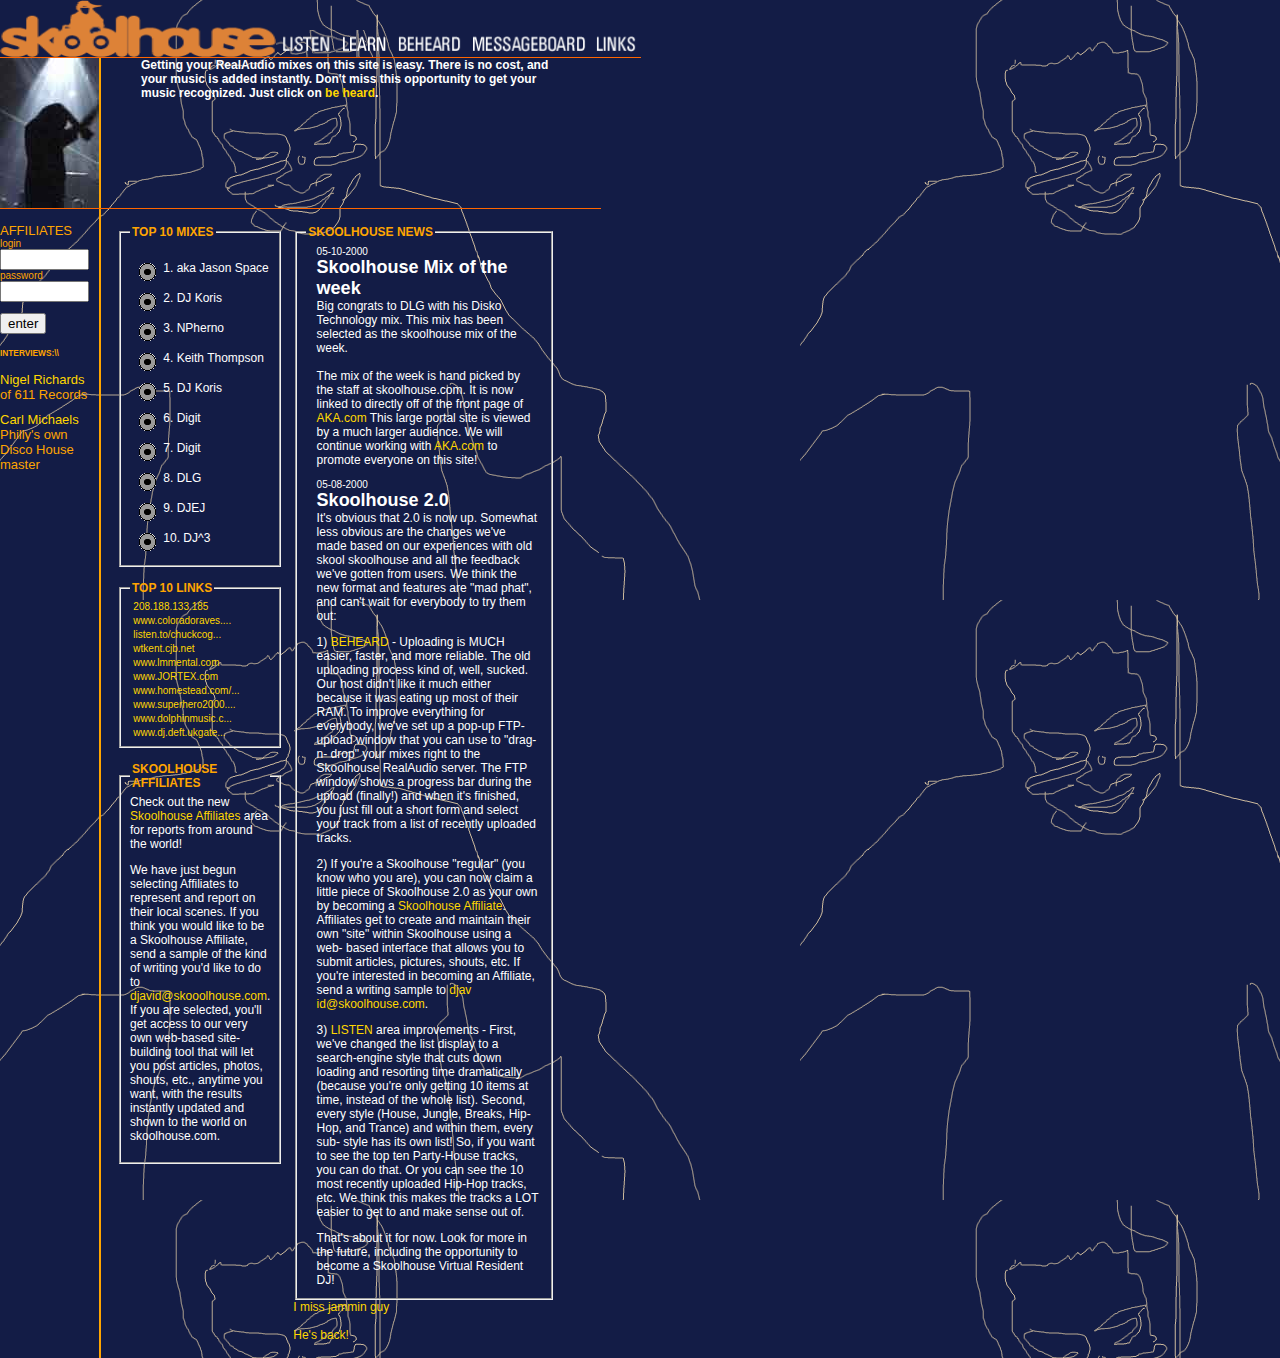
<file: index.html>
<title>s k o o l h o u s e</title>
  <link href="./files/skool.css" rel="styleSheet" type="text/css">
<script language="JavaScript">
<!--
function MM_openBrWindow(theURL,winName,features) { //v2.0
  window.open(theURL,winName,features);
}
//-->
</script></head>


<body background="./files/bkgnd.gif" bgcolor="#3333CC" text="white" marginwidth="0" marginheight="0" topmargin="0" leftmargin="0">  
<!-- Begin top navigation include-->

<!--#include file="includes/topnav.txt"-->

<div id="topnav">
<table cellpadding="0" cellspacing="0" border="0">



<tbody><tr>
<td align="left" valign="top"><a href="http://web.archive.org/web/20000511051451/http://www.skoolhouse.com/">
 <img src="./files/nav_logo.gif" width="276" height="57" hspace="0" vspace="0" border="0"></a></td>
<td align="left" valign="bottom"><a href="http://web.archive.org/web/20000511051451/http://www.skoolhouse.com/listen/">
 <img src="./files/nav_listen.gif" width="60" height="27" hspace="0" vspace="0" border="0"></a></td>
<td align="left" valign="bottom"><a href="http://web.archive.org/web/20000511051451/http://www.skoolhouse.com/learn/">
 <img src="./files/nav_learn.gif" width="55" height="27" hspace="0" vspace="0" border="0"></a></td>
<td align="left" valign="bottom"><a href="http://web.archive.org/web/20000511051451/http://www.skoolhouse.com/beheard/">
 <img src="./files/nav_beheard.gif" width="75" height="27" hspace="0" vspace="0" border="0"></a></td>
<td align="left" valign="bottom"><a href="http://web.archive.org/web/20000511051451/http://www.skoolhouse.com/private-cgi-bin/ubb//forumdisplay.cgi?action=topics&amp;forum=Shouts!&amp;number=1" target="_blank">
 <img src="./files/nav_messageboard.gif" width="125" height="27" hspace="0" vspace="0" border="0"></a></td>
      <td align="left" valign="bottom"> <a href="http://web.archive.org/web/20000511051451/http://www.skoolhouse.com/links/"><img src="./files/nav_links.gif" width="50" height="27" hspace="0" vspace="0" border="0"></a></td>
</tr>
<tr>
<td align="left" valign="top" bgcolor="#ff6600" colspan="6">
 <img src="./files/u_spacer.gif" width="1" height="1" hspace="0" vspace="0" border="0"></td>
</tr>
</tbody></table>
</div>

<div id="content">
	<table cellpadding="0" cellspacing="0" border="0">
	<tbody><tr>
	<td align="left" valign="top">
	 <img src="./files/u_spacer.gif" width="0" height="0" hspace="0" vspace="0" border="0"></td>
	<td align="left" valign="top" rowspan="3">
 	<img src="./files/u_spacer.gif" width="0" height="0" hspace="0" vspace="0" border="0"></td>
	<td align="left" valign="top" rowspan="3" bgcolor="orange">
 	<img src="./files/u_spacer.gif" width="0" height="0" hspace="0" vspace="0" border="0"></td>
	<td align="left" valign="top" height="150" rowspan="3" width="500">
		
 		<!--Top Menu Area-->


  <p>


	</p><blockquote><h4>   
      <p>Getting your RealAudio mixes on this site is easy. There is no cost, and your 
        music is added instantly. Don't miss this opportunity to get your music 
        recognized. Just click on <a href="http://web.archive.org/web/20000511051451/http://www.skoolhouse.com/beheard/">be 
        heard</a>.<br>
		</p></h4></blockquote>


 		</td>
		</tr>
		<tr>
		<td width="99" height="150" align="right" valign="bottom"><img src="./files/dance2.jpg"></td>
		</tr>
		
		
		<tr>
		<td colspan="4" align="left" valign="top" bgcolor="FF6600"><img src="./files/u_spacer.gif" width="70" height="1" hspace="0" vspace="0" border="0"></td>
		</tr>
		<tr>
		<td align="left" cellpadding="0" valign="top" colspan="2" width="70"><br>
		<form action="http://web.archive.org/web/20000511051451/http://www.skoolhouse.com/affwork/procafflog.cfm" method="post">
		<font size="2" color="orange">
		AFFILIATES<br>
		<font size="1">
		login<br>
		<input type="text" size="8" maxlength="50" name="Login"><br>
		password<br>
		<input type="password" size="8" maxlength="50" name="Password"><br><br>
		
		
		<input type="submit" value="enter">
	<br>

		<h5>INTERVIEWS:\\</h5>
		<font size="2">
		<a href="http://web.archive.org/web/20000511051451/http://www.skoolhouse.com/interview/nigel.htm">Nigel Richards</a><br>
		of 611 Records<br></font><p><font size="2">
		<a href="http://web.archive.org/web/20000511051451/http://www.skoolhouse.com/interview/carlmichaels.htm">Carl Michaels</a><br>
		Philly's own Disco House master<br>
		</font>
		
 		</p></font></font></form></td>
		<td align="left" valign="top" bgcolor="orange">
 		<img src="./files/u_spacer.gif" width="2" height="1" hspace="0" vspace="0" border="0">
		
		</td>
		<td align="left" valign="top">
 			<table cellpadding="10" border="0" cellspacing="0">
 			<tbody><tr>
 			<td valign="top">
 	<!--Bottom content area-->
	
      <table width="450" cellpadding="4" valign="top" align="left">
    <tbody><tr>   
		
		<td width="160" valign="top"> 
      	<fieldset>
		<legend><b><font color="orange">TOP 10 MIXES</font></b></legend>
		<br>
		
		 &nbsp;<a href="http://web.archive.org/web/20000511051451/http://www.skoolhouse.com/realaudio/Apr.26,00-Trance-Ebeats.ram" onmouseover="window.status=&#39;Trance: 90 min Hard Trance live radio mix - 04/27/00&#39;; return true" onmouseout="window.status=&#39;&#39;; return true" onclick="MM_openBrWindow(&#39;listen/trackvote.cfm?ID=321&#39;,&#39;&#39;,&#39;resizable=yes,width=450,height=250&#39;)"><img border="0" src="./files/jspeak.gif" alt="90 min Hard Trance live radio mix - 04/27/00" align="middle"></a>1.&nbsp;aka Jason Space<br>

&nbsp;<a href="http://web.archive.org/web/20000511051451/http://www.skoolhouse.com/realaudio/000416171648.ram" onmouseover="window.status=&#39;Trance: Live at DreamWave this set is harder than my style&#39;; return true" onmouseout="window.status=&#39;&#39;; return true" onclick="MM_openBrWindow(&#39;listen/trackvote.cfm?ID=304&#39;,&#39;&#39;,&#39;resizable=yes,width=450,height=250&#39;)"><img border="0" src="./files/jspeak.gif" alt="Live at DreamWave this set is harder than my style" align="middle"></a>2.&nbsp;DJ Koris<br>

&nbsp;<a href="http://web.archive.org/web/20000511051451/http://www.skoolhouse.com/realaudio/000128185242.ram" onmouseover="window.status=&#39;Trance: TORK - Relentless prog trance mix w/ fluidy build&#39;; return true" onmouseout="window.status=&#39;&#39;; return true" onclick="MM_openBrWindow(&#39;listen/trackvote.cfm?ID=181&#39;,&#39;&#39;,&#39;resizable=yes,width=450,height=250&#39;)"><img border="0" src="./files/jspeak.gif" alt="TORK - Relentless prog trance mix w/ fluidy build" align="middle"></a>3.&nbsp;NPherno<br>

&nbsp;<a href="http://web.archive.org/web/20000511051451/http://www.skoolhouse.com/realaudio/april2000.ram" onmouseover="window.status=&#39;Party House: April 2000 - Funky House.&#39;; return true" onmouseout="window.status=&#39;&#39;; return true" onclick="MM_openBrWindow(&#39;listen/trackvote.cfm?ID=319&#39;,&#39;&#39;,&#39;resizable=yes,width=450,height=250&#39;)"><img border="0" src="./files/jspeak.gif" alt="April 2000 - Funky House." align="middle"></a>4.&nbsp;Keith Thompson<br>

&nbsp;<a href="http://web.archive.org/web/20000511051451/http://www.skoolhouse.com/realaudio/000326065302.ram" onmouseover="window.status=&#39;Trance: This set was live recorded and broadcasted on 1FM&#39;; return true" onmouseout="window.status=&#39;&#39;; return true" onclick="MM_openBrWindow(&#39;listen/trackvote.cfm?ID=255&#39;,&#39;&#39;,&#39;resizable=yes,width=450,height=250&#39;)"><img border="0" src="./files/jspeak.gif" alt="This set was live recorded and broadcasted on 1FM" align="middle"></a>5.&nbsp;DJ Koris<br>

&nbsp;<a href="http://web.archive.org/web/20000511051451/http://www.skoolhouse.com/realaudio/Digit2.ram" onmouseover="window.status=&#39;Hip-Hop: Outro from &quot;DIGIT mix-tape n�4&quot;&#39;; return true" onmouseout="window.status=&#39;&#39;; return true" onclick="MM_openBrWindow(&#39;listen/trackvote.cfm?ID=261&#39;,&#39;&#39;,&#39;resizable=yes,width=450,height=250&#39;)"><img border="0" src="./files/jspeak.gif" alt="Outro from &quot;DIGIT mix-tape n�4&quot;" align="middle"></a>6.&nbsp;Digit<br>

&nbsp;<a href="http://web.archive.org/web/20000511051451/http://www.skoolhouse.com/realaudio/Digit.ram" onmouseover="window.status=&#39;Hip-Hop: ENTER THE ELECTRO STYLE (Intro from &quot;DIGIT TAPE4)&#39;; return true" onmouseout="window.status=&#39;&#39;; return true" onclick="MM_openBrWindow(&#39;listen/trackvote.cfm?ID=262&#39;,&#39;&#39;,&#39;resizable=yes,width=450,height=250&#39;)"><img border="0" src="./files/jspeak.gif" alt="ENTER THE ELECTRO STYLE (Intro from &quot;DIGIT TAPE4)" align="middle"></a>7.&nbsp;Digit<br>

&nbsp;<a href="http://web.archive.org/web/20000511051451/http://www.skoolhouse.com/realaudio/dlgpromo.ram" onmouseover="window.status=&#39;Party House: DISKO HOUSE&#39;; return true" onmouseout="window.status=&#39;&#39;; return true" onclick="MM_openBrWindow(&#39;listen/trackvote.cfm?ID=330&#39;,&#39;&#39;,&#39;resizable=yes,width=450,height=250&#39;)"><img border="0" src="./files/jspeak.gif" alt="DISKO HOUSE" align="middle"></a>8.&nbsp;DLG<br>

&nbsp;<a href="http://web.archive.org/web/20000511051451/http://www.skoolhouse.com/realaudio/emix1.ram" onmouseover="window.status=&#39;Progressive House: progressive house&#39;; return true" onmouseout="window.status=&#39;&#39;; return true" onclick="MM_openBrWindow(&#39;listen/trackvote.cfm?ID=331&#39;,&#39;&#39;,&#39;resizable=yes,width=450,height=250&#39;)"><img border="0" src="./files/jspeak.gif" alt="progressive house" align="middle"></a>9.&nbsp;DJEJ<br>

&nbsp;<a href="http://web.archive.org/web/20000511051451/http://www.skoolhouse.com/realaudio/000427225619.ram" onmouseover="window.status=&#39;Trance: Ethereal&#39;; return true" onmouseout="window.status=&#39;&#39;; return true" onclick="MM_openBrWindow(&#39;listen/trackvote.cfm?ID=323&#39;,&#39;&#39;,&#39;resizable=yes,width=450,height=250&#39;)"><img border="0" src="./files/jspeak.gif" alt="Ethereal" align="middle"></a>10.&nbsp;DJ^3<br>



		   
		  </fieldset><br>
		  <fieldset>
	<legend><b><font color="orange">TOP 10 LINKS</font></b></legend><font color="orange">
		    
    
              &nbsp;<a href="http://web.archive.org/web/20000511051451/http://www.skoolhouse.com/" onmouseover="window.status=&#39;208.188.133.185&#39;; return true" onmouseout="window.status=&#39;&#39;; return true" onclick="MM_openBrWindow(&#39;links/linker.cfm?site=208.188.133.185&amp;LinkID=92&#39;,&#39;&#39;,&#39;toolbar=yes,scrollbars=yes,resizable=yes,width=800,height=600&#39;)"><font size="1">208.188.133.185</font></a><br>
			  &nbsp;<a href="http://web.archive.org/web/20000511051451/http://www.skoolhouse.com/" onmouseover="window.status=&#39;www.coloradoraves.com&#39;; return true" onmouseout="window.status=&#39;&#39;; return true" onclick="MM_openBrWindow(&#39;links/linker.cfm?site=www.coloradoraves.com&amp;LinkID=110&#39;,&#39;&#39;,&#39;toolbar=yes,scrollbars=yes,resizable=yes,width=800,height=600&#39;)"><font size="1">www.coloradoraves....</font></a><br>
			  &nbsp;<a href="http://web.archive.org/web/20000511051451/http://www.skoolhouse.com/" onmouseover="window.status=&#39;listen.to/chuckcogan&#39;; return true" onmouseout="window.status=&#39;&#39;; return true" onclick="MM_openBrWindow(&#39;links/linker.cfm?site=listen.to/chuckcogan&amp;LinkID=151&#39;,&#39;&#39;,&#39;toolbar=yes,scrollbars=yes,resizable=yes,width=800,height=600&#39;)"><font size="1">listen.to/chuckcog...</font></a><br>
			  &nbsp;<a href="http://web.archive.org/web/20000511051451/http://www.skoolhouse.com/" onmouseover="window.status=&#39;wtkent.cjb.net&#39;; return true" onmouseout="window.status=&#39;&#39;; return true" onclick="MM_openBrWindow(&#39;links/linker.cfm?site=wtkent.cjb.net&amp;LinkID=108&#39;,&#39;&#39;,&#39;toolbar=yes,scrollbars=yes,resizable=yes,width=800,height=600&#39;)"><font size="1">wtkent.cjb.net</font></a><br>
			  &nbsp;<a href="http://web.archive.org/web/20000511051451/http://www.skoolhouse.com/" onmouseover="window.status=&#39;www.lmmental.com&#39;; return true" onmouseout="window.status=&#39;&#39;; return true" onclick="MM_openBrWindow(&#39;links/linker.cfm?site=www.lmmental.com&amp;LinkID=28&#39;,&#39;&#39;,&#39;toolbar=yes,scrollbars=yes,resizable=yes,width=800,height=600&#39;)"><font size="1">www.lmmental.com</font></a><br>
			  &nbsp;<a href="http://web.archive.org/web/20000511051451/http://www.skoolhouse.com/" onmouseover="window.status=&#39;www.JORTEX.com&#39;; return true" onmouseout="window.status=&#39;&#39;; return true" onclick="MM_openBrWindow(&#39;links/linker.cfm?site=www.JORTEX.com&amp;LinkID=54&#39;,&#39;&#39;,&#39;toolbar=yes,scrollbars=yes,resizable=yes,width=800,height=600&#39;)"><font size="1">www.JORTEX.com</font></a><br>
			  &nbsp;<a href="http://web.archive.org/web/20000511051451/http://www.skoolhouse.com/" onmouseover="window.status=&#39;www.homestead.com/sk8e/records.html&#39;; return true" onmouseout="window.status=&#39;&#39;; return true" onclick="MM_openBrWindow(&#39;links/linker.cfm?site=www.homestead.com/sk8e/records.html&amp;LinkID=73&#39;,&#39;&#39;,&#39;toolbar=yes,scrollbars=yes,resizable=yes,width=800,height=600&#39;)"><font size="1">www.homestead.com/...</font></a><br>
			  &nbsp;<a href="http://web.archive.org/web/20000511051451/http://www.skoolhouse.com/" onmouseover="window.status=&#39;www.superhero2000.com&#39;; return true" onmouseout="window.status=&#39;&#39;; return true" onclick="MM_openBrWindow(&#39;links/linker.cfm?site=www.superhero2000.com&amp;LinkID=143&#39;,&#39;&#39;,&#39;toolbar=yes,scrollbars=yes,resizable=yes,width=800,height=600&#39;)"><font size="1">www.superhero2000....</font></a><br>
			  &nbsp;<a href="http://web.archive.org/web/20000511051451/http://www.skoolhouse.com/" onmouseover="window.status=&#39;www.dolphinmusic.co.uk&#39;; return true" onmouseout="window.status=&#39;&#39;; return true" onclick="MM_openBrWindow(&#39;links/linker.cfm?site=www.dolphinmusic.co.uk&amp;LinkID=141&#39;,&#39;&#39;,&#39;toolbar=yes,scrollbars=yes,resizable=yes,width=800,height=600&#39;)"><font size="1">www.dolphinmusic.c...</font></a><br>
			  &nbsp;<a href="http://web.archive.org/web/20000511051451/http://www.skoolhouse.com/" onmouseover="window.status=&#39;www.dj.deft.ukgateway.net&#39;; return true" onmouseout="window.status=&#39;&#39;; return true" onclick="MM_openBrWindow(&#39;links/linker.cfm?site=www.dj.deft.ukgateway.net&amp;LinkID=145&#39;,&#39;&#39;,&#39;toolbar=yes,scrollbars=yes,resizable=yes,width=800,height=600&#39;)"><font size="1">www.dj.deft.ukgate...</font></a><br>
			  
  
      </font></fieldset><font color="orange">
         </font><br>
		 
		 
		 <fieldset>
		<legend><b><font color="orange">SKOOLHOUSE AFFILIATES</font></b></legend><font color="orange">
		      </font>
					Check out the new <a href="http://web.archive.org/web/20000511051451/http://www.skoolhouse.com/affiliates/">Skoolhouse
		Affiliates</a> area for reports from around the world!<br>
		<p>
		We have just begun selecting Affiliates 
		to represent and report on their local scenes.  If you think you
		would like to be a Skoolhouse Affiliate, send a sample of the
		kind of writing you'd like to do to	
		<a href="http://web.archive.org/web/20000511051451/mailto:djavid@Skoolhouse.com">djavid@skooolhouse.com</a>.<br>
		If you are selected, you'll get access to our very own web-based 
		site-building tool that will let you post articles, photos, shouts,
		etc., anytime you want, with the results instantly updated and shown
		to the world on skoolhouse.com.  

			</p></fieldset>
          </td>
		  
		  <td width="290" valign="top">
		  <fieldset>
		<legend><b><font color="orange">SKOOLHOUSE NEWS</font></b></legend><font color="orange">
		<table border="0">
		<tbody><tr>
		<td width="1" height="500">&nbsp;</td>
		<td width="280" valign="top" color="black">
		
		
		<font size="1">05-10-2000</font><br>
		<b><font size="4">Skoolhouse Mix of the week</font></b>
		<br>
		Big congrats to DLG with his Disko 
Technology mix.  This mix has been 
selected as the skoolhouse mix of the 
week.  <br>
<br>
The mix of the week is hand picked by 
the staff at skoolhouse.com.  It is now 
linked to directly off of the front 
page of <a href="http://web.archive.org/web/20000511051451/http://www.aka.com/dance">AKA.com 
 </a> This large portal site is viewed 
by a much larger audience.  We will 
continue working with <a href="http://web.archive.org/web/20000511051451/http://www.aka.com/dance">AKA.com 
 </a>to promote everyone on this site!  <br>
		<p>
		
		
		
		<font size="1">05-08-2000</font><br>
		<b><font size="4">Skoolhouse 2.0</font></b>
		<br>
		It's obvious that 2.0 is now up.  
Somewhat less obvious
		are the changes we've 
made based on our experiences with 
		old skool skoolhouse 
and all the feedback we've gotten from 
users.
		We think the new format 
and features are "mad phat", and can't 
wait 
		for everybody to try 
them out:<br>
		</p><p>		
		1) <a href="http://web.archive.org/web/20000511051451/http://www.skoolhouse.com/beheard/">BEHEARD</a> - Uploading 
is MUCH easier, faster, and more 
reliable.  The old uploading
		process kind of, well, 
sucked.  Our host didn't like it much 
either because it
		was eating up most of 
their RAM.  To improve everything for 
everybody, we've set
		up a pop-up FTP-upload 
window that you can use to "drag-n-
drop" your mixes right to the
		Skoolhouse RealAudio 
server.  The FTP window shows a 
progress bar during the
		upload (finally!) and 
when it's finished, you just fill out a 
short form
		and select your track 
from a list of recently uploaded 
tracks.<br>
		</p><p>    
		2) If you're a 
Skoolhouse "regular" (you know who you 
are), you can now
		claim a little piece of 
Skoolhouse 2.0 as your own by becoming 
a 
		<a href="http://web.archive.org/web/20000511051451/http://www.skoolhouse.com/affiliates/">Skoolhouse 
Affiliate</a>.  Affiliates get to 
create and maintain their own "site" 
within
		Skoolhouse using a web-
based interface that allows you to 
submit articles,
		pictures, shouts, etc.  
If you're interested in becoming an 
Affiliate, send
		a writing sample to <a href="http://web.archive.org/web/20000511051451/mailto:djavid@skoolhouse.com">djav
id@skoolhouse.com</a>.<br>
		</p><p>		
		3) <a href="http://web.archive.org/web/20000511051451/http://www.skoolhouse.com/listen/">LISTEN</a> area 
improvements - First, we've changed the 
list display to a search-engine style
		that cuts down loading 
and resorting time dramatically 
(because you're only getting 10 
		items at time, instead 
of the whole list).  Second, every 
style (House, Jungle,
		Breaks, Hip-Hop, and 
Trance) and within them, every sub-
style has its own
		list!  So, if you want 
to see the top ten Party-House tracks, 
you can do that.
		Or you can see the 10 
most recently uploaded Hip-Hop tracks, 
etc.  We think this
		makes the tracks a LOT 
easier to get to and make sense out 
of.<br>
		</p><p>
		That's about it for 
now.  Look for more in the future, 
including the opportunity 
		to become a Skoolhouse 
Virtual Resident DJ!<br>
		</p><p>
		
		
				
		</p></td>
		</tr>
		</tbody></table>
		
		
		</font></fieldset><font color="orange">
		<a href="http://web.archive.org/web/20000511051451/http://www.skoolhouse.com/" onclick="javascript:open(&#39;images/jammin.gif&#39;,&#39;lilwin&#39;,&#39;width=100,height=120,resize=no,scrollbars=no,status=yes&#39;);">I miss jammin guy</a><br><br><a href="http://web.archive.org/web/20000511051451/http://www.skoolhouse.com/" onclick="javascript:open(&#39;images/dudespinnin.gif&#39;,&#39;lilwin&#39;,&#39;width=100,height=120,resize=no,scrollbars=no,status=yes&#39;);">He's back!</a>
		
		</font></td>
		
        </tr>
	 
        
      </tbody></table>
	  
  
		</td>
		 </tr>
		 </tbody></table>
	</td>
	</tr>
	</tbody></table>
		 
</div>

<!-- End Top Navigation-->





<!--
     FILE ARCHIVED ON 05:14:51 May 11, 2000 AND RETRIEVED FROM THE
     INTERNET ARCHIVE ON 23:25:03 Dec 28, 2020.
     JAVASCRIPT APPENDED BY WAYBACK MACHINE, COPYRIGHT INTERNET ARCHIVE.

     ALL OTHER CONTENT MAY ALSO BE PROTECTED BY COPYRIGHT (17 U.S.C.
     SECTION 108(a)(3)).
-->
<!--
playback timings (ms):
  captures_list: 253.417
  exclusion.robots: 0.187
  exclusion.robots.policy: 0.18
  RedisCDXSource: 14.259
  esindex: 0.007
  LoadShardBlock: 216.005 (3)
  PetaboxLoader3.datanode: 120.078 (4)
  CDXLines.iter: 16.355 (3)
  load_resource: 77.913
  PetaboxLoader3.resolve: 22.773
--></body></html>
</file>
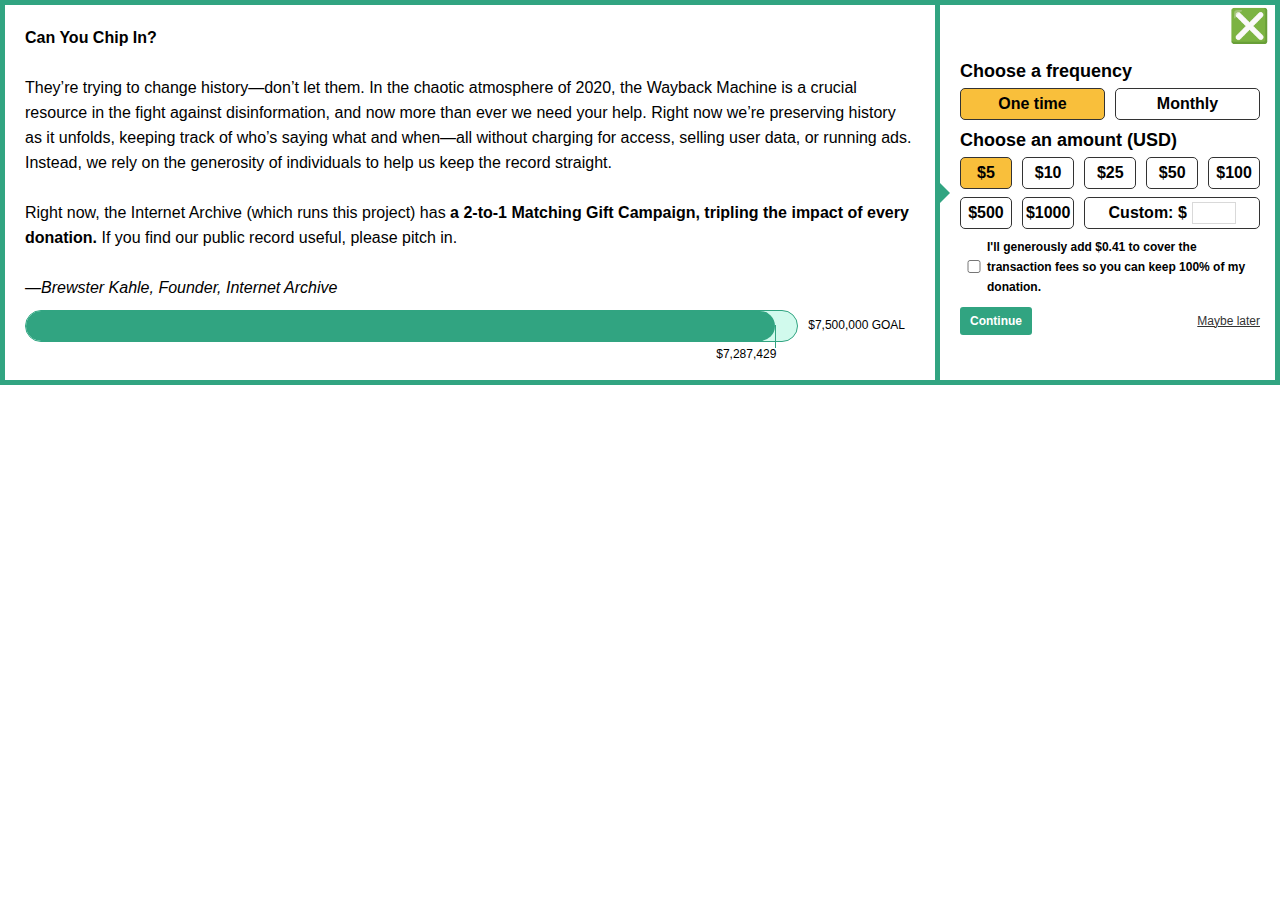
<file: files/donate.html>
<!DOCTYPE html>
<!-- saved from url=(0142)https://archive.org/includes/donate.php?as_page=1&platform=wb&referer=http%3A//web.archive.org/web/20000511051451/http%3A//www.skoolhouse.com/ -->
<html lang="en" class="donation-banner-iframe"><head><meta http-equiv="Content-Type" content="text/html; charset=UTF-8"><title>Donate</title><style>body{margin:0}</style>
    <meta name="viewport" content="width=device-width, initial-scale=1">
      <script src="./jquery-1.10.2.min.js.download"></script>
      <script src="./polyfill.min.js.download"></script>
      <script src="./analytics.js(1).download"></script>
          <script src="./donation-banner.min.js.download" type="text/javascript"></script>
    </head>
    <body class="js-ia-iframe" style="margin: 0px;">
          <script src="./js.cookie.js.download" type="text/javascript"></script>
    <link href="./banner.css" rel="stylesheet" type="text/css">

    <header id="donate_banner" class="row js-donate-banner" itemscope="" itemtype="http://schema.org/WPAdBlock" data-donationsourcedata="ctx=wb;uid=0455d486262b3f8ff946f5645d2b47fa;ref=http%3A%2F%2Fweb.archive.org%2Fweb%2F20000511051451%2Fhttp%3A%2F%2Fwww.skoolhouse.com%2F" data-exp="EOY Campaign Launch, continued (12/24/20)" data-variant="WBGoldBarT2.5Control" data-baseurl="https://archive.org" data-debugmode="false">
      <button id="donate_close_desktop" class="donate-close desktop-view-close" type="button" aria-label="Close banner">
        <span class="iconochive-remove-circle"></span>
      </button>
      <div class="donate-body">
        <button id="donate_close_mobile" class="donate-close mobile-view-close" type="button" aria-label="Close banner">
          <span class="iconochive-remove-circle"></span>
        </button>

        
        <div class="donate-content-container">
          <div class="donate-content">
            
            <strong>Can You Chip In?</strong><br><br>They’re trying to change history—don’t let them. In the chaotic atmosphere of 2020, the Wayback Machine is a crucial resource in the fight against disinformation, and now more than ever we need your help. Right now we’re preserving history as it unfolds, keeping track of who’s saying what and when—all without charging for access, selling user data, or running ads. Instead, we rely on the generosity of individuals to help us keep the record straight. <br><br>Right now, the Internet Archive (which runs this project) has <strong>a 2-to-1 Matching Gift Campaign, tripling the impact of every donation.</strong> If you find our public record useful, please pitch in.<br><br>
—<i>Brewster Kahle, Founder, Internet Archive</i>          </div>
        </div>

                  <div class="donation-banner-thermometer-container">
            <donation-banner-thermometer goalmessagemode="showgoalamount" goalamount="7500000" currentamount="7287429.21">
            </donation-banner-thermometer>
          </div>
              </div>

      <div class="donate-form js-donate-form" itemscope="" itemtype="http://schema.org/DonateAction">
        <meta itemprop="recipient" content="Internet Archive">
        <meta itemprop="actionStatus" content="PotentialActionStatus">

        <div class="white-box">
          <div class="donation-form-container">
            <donation-form-edit-donation stepnumbermode="hidenumbers">
            </donation-form-edit-donation>

            <div class="cta">
              <button id="continue-button">
                Continue
              </button>
              <div class="donate-later-container">
                <a id="donate_later" href="https://archive.org/includes/donate.php?as_page=1&amp;platform=wb&amp;referer=http%3A//web.archive.org/web/20000511051451/http%3A//www.skoolhouse.com/#donate_dropdown" data-source-context="WB" data-event-click-tracking="DonateBannerWB|MaybeLaterLink" data-event-tracking-options="{ &quot;service&quot;: &quot;ao_no_sampling&quot; }">Maybe later</a>
                <div class="donate-later-wrap">
                  <div class="donate-later-dropdown js-donate-later-dropdown" id="donate_dropdown">
                    <button id="close_donate_dropdown" class="donate-close" type="button" aria-label="Close banner"><span class="iconochive-remove-circle"></span>
                    </button>
                    <form id="donate_reminder_form" data-base-url="https://archive.org">
                      <h5>Send me an email reminder</h5>
                      <label for="email">Email address (required)</label>
                      <input type="email" id="email" name="email" value="">
                      <div class="error-email">Please enter a valid email address.</div>
                      <label for="first-name">First name</label>
                      <input type="text" id="first-name" name="first_name" value="">
                      <label for="last-name">Last name</label>
                      <input type="text" id="last-name" name="last_name" value="">
                      <button type="submit">Submit</button>
                      <p>
                        By submitting, you agree to receive donor-related emails from the Internet Archive.
                        Your privacy is important to us. We do not sell or trade your information with anyone.
                      </p>
                    </form>
                    <div class="reminder-success hidden" id="donate_reminder_success" aria-live="polite">
                    </div>
                  </div>
                </div>

              </div>
            </div>
          </div>
        </div> <!--/.white-box -->
          <!--- Donation Form End -->
        <!-- </div> /.box -->
      </div> <!-- end donation form col -->
    </header>
        
  
</body></html>
</file>
<file: files/skool.css>
td { font-size: 12px; font-family: Arial, Helvetica, sans-serif; color: white;  }
A {text-decoration:none; color: gold }
A:link {text-decoration:none; color: gold }
A:hover {text-decoration:underline; color: gold }


/*
     FILE ARCHIVED ON 22:14:06 Sep 01, 2000 AND RETRIEVED FROM THE
     INTERNET ARCHIVE ON 23:25:04 Dec 28, 2020.
     JAVASCRIPT APPENDED BY WAYBACK MACHINE, COPYRIGHT INTERNET ARCHIVE.

     ALL OTHER CONTENT MAY ALSO BE PROTECTED BY COPYRIGHT (17 U.S.C.
     SECTION 108(a)(3)).
*/
/*
playback timings (ms):
  load_resource: 251.137
  RedisCDXSource: 24.769
  esindex: 0.015
  captures_list: 313.486
  CDXLines.iter: 19.499 (3)
  exclusion.robots: 0.227
  PetaboxLoader3.datanode: 425.568 (4)
  LoadShardBlock: 264.758 (3)
  exclusion.robots.policy: 0.213
  PetaboxLoader3.resolve: 50.901
*/
</file>
<file: files/banner.css>
/* Iconochive from archive.org */
@font-face {
  font-family: 'Iconochive-Regular';
  src:url('https://archive.org/includes/fonts/Iconochive-Regular.woff?-ccsheb') format('woff');
  font-weight: normal;
  font-style: normal;
}

html.donation-banner-iframe {
  font-size: 10px;
}

[class^="iconochive-"], [class*=" iconochive-"] {
  font-family: 'Iconochive-Regular';
  speak: none;
  font-size:125%;
  font-style: normal;
  font-weight: normal;
  font-variant: normal;
  text-transform: none;
  line-height: 1;

  /* Better Font Rendering =========== */
  -webkit-font-smoothing: antialiased;
  -moz-osx-font-smoothing: grayscale;
}

.iconochive-lock:before {
  content: "\1f512";
}

.iconochive-remove-circle:before {
  content: "\274e";
  background: initial;
}

#continue-button {
  cursor: pointer;
}

.donation-banner-thermometer-container {
  height: 50px;
  margin-top: 1rem;
}

donation-banner-thermometer {
  height: 50px;
  --bannerThermometerHeight: 30px;
  font-size: 12px;
}

/* from bootstrap */
.vertical-align-middle {
  vertical-align: middle;
}

.hidden-xs {
  display: block !important;
}

#donate_banner .mobile-view-close {
  display: none;
}

@media (max-width: 767px) {
  .hidden-xs {
    display: none !important;
  }

  .iconochive-remove-circle:before {
    content: "\274e";
    background: initial;
    color: white;
  }

  #donate_banner .desktop-view-close {
    display: none;
  }

  #donate_banner .mobile-view-close {
    display: block;
  }

  #donate_banner .mobile-view-close.donate-close {
    color: inherit !important;
    background: transparent;
  }

  #donate_banner .iconochive-remove-circle:before {
    color: inherit;
  }
}

@media (min-width: 768px) and (max-width: 991px) {
  .hidden-xs.hidden-sm {
    display: none !important;
  }
}

@media (min-width: 992px) and (max-width: 1199px) {
  .hidden-xs.hidden-md {
    display: none !important;
  }
}

@media (min-width: 1200px) {
  .hidden-xs.hidden-lg {
    display: none !important;
  }
}

.hidden-sm {
  display: block !important;
}

@media (max-width: 767px) {
  .hidden-sm.hidden-xs {
    display: none !important;
  }
}

@media (min-width: 768px) and (max-width: 991px) {
  .hidden-sm {
    display: none !important;
  }
}

@media (min-width: 992px) and (max-width: 1199px) {
  .hidden-sm.hidden-md {
    display: none !important;
  }
}

@media (min-width: 1200px) {
  .hidden-sm.hidden-lg {
    display: none !important;
  }
}

.hidden-md {
  display: block !important;
}

@media (max-width: 767px) {
  .hidden-md.hidden-xs {
    display: none !important;
  }
}

@media (min-width: 768px) and (max-width: 991px) {
  .hidden-md.hidden-sm {
    display: none !important;
  }
}

@media (min-width: 992px) and (max-width: 1199px) {
  .hidden-md {
    display: none !important;
  }
}

@media (min-width: 1200px) {
  .hidden-md.hidden-lg {
    display: none !important;
  }
}

.hidden-lg {
  display: block !important;
}

@media (max-width: 767px) {
  .hidden-lg.hidden-xs {
    display: none !important;
  }
}

@media (min-width: 768px) and (max-width: 991px) {
  .hidden-lg.hidden-sm {
    display: none !important;
  }
}

@media (min-width: 992px) and (max-width: 1199px) {
  .hidden-lg.hidden-md {
    display: none !important;
  }
}

@media (min-width: 1200px) {
  .hidden-lg {
    display: none !important;
  }
}

.modal-open {
  overflow: hidden
}

.modal-open .navbar-fixed-bottom, .modal-open .navbar-fixed-top,
body.modal-open {
  margin-right: 15px
}

.modal {
  display: none;
  overflow: auto;
  overflow-y: scroll;
  position: fixed;
  top: 0;
  right: 0;
  bottom: 0;
  left: 0;
  z-index: 1040
}

.modal.fade .modal-dialog {
  -webkit-transform: translateY(-25%);
  -ms-transform: translateY(-25%);
  transform: translateY(-25%);
  -webkit-transition: -webkit-transform .3s ease-out;
  -moz-transition: -moz-transform .3s ease-out;
  -o-transition: -o-transform .3s ease-out;
  transition: transform .3s ease-out
}

.modal.in .modal-dialog {
  -webkit-transform: translate(0);
  -ms-transform: translate(0);
  transform: translate(0)
}

.modal-dialog {
  margin-left: auto;
  margin-right: auto;
  width: auto;
  padding: 10px;
  z-index: 1050
}

.modal-content {
  position: relative;
  background-color: #fff;
  border: 1px solid #999;
  border: 1px solid rgba(0, 0, 0, .2);
  border-radius: 6px;
  -webkit-box-shadow: 0 3px 9px rgba(0, 0, 0, .5);
  box-shadow: 0 3px 9px rgba(0, 0, 0, .5);
  background-clip: padding-box;
  outline: none
}

body.overflow-hidden {
  position: relative;
  height: auto;
  overflow: hidden;
}

.backdrop.hidden {
  display: none;
}

.backdrop {
  position: absolute;
  top: 0;
  right: 0;
  bottom: 0;
  left: 0;
  width: 100%;
  z-index: 1030;
  background: rgba(0, 0, 0, .8);
}

.modal-backdrop {
  position: fixed;
  top: 0;
  right: 0;
  bottom: 0;
  left: 0;
  z-index: 1030;
  background-color: #000
}

.modal-backdrop.fade {
  opacity: 0;
  filter: alpha(opacity=0)
}

.modal-backdrop.in {
  opacity: .5;
  filter: alpha(opacity=50)
}

.modal-header {
  padding: 15px;
  border-bottom: 1px solid #e5e5e5;
  min-height: 16.42857143px
}

.modal-header .close {
  margin-top: -2px
}

.modal-title {
  margin: 0;
  line-height: 1.42857143
}

.modal-body {
  position: relative;
  padding: 20px
}

.modal-footer {
  margin-top: 15px;
  padding: 19px 20px 20px;
  text-align: right;
  border-top: 1px solid #e5e5e5
}

.modal-footer:after, .modal-footer:before {
  content: " ";
  display: table
}

.modal-footer:after {
  clear: both
}

.modal-footer .btn + .btn {
  margin-left: 5px;
  margin-bottom: 0
}

.modal-footer .btn-group .btn + .btn {
  margin-left: -1px
}

.modal-footer .btn-block + .btn-block {
  margin-left: 0
}

@media screen and (min-width:768px) {
  .modal-dialog {
      left: 50%;
      right: auto;
      width: 600px;
      padding-top: 30px;
      padding-bottom: 30px
  }

  .modal-content {
      -webkit-box-shadow: 0 5px 15px rgba(0, 0, 0, .5);
      box-shadow: 0 5px 15px rgba(0, 0, 0, .5)
  }
}

/* specific to nav header */


#donate_banner {
  display: flex;
  box-sizing: border-box;
  -webkit-box-sizing: border-box;
  -moz-box-sizing: border-box;
  box-sizing: border-box;
  min-height: 120px;
  padding: 0;
  margin: 0;
  border: 0;
  font-family: 'Helvetica Neue', Helvetica, Arial, sans-serif;
  font-size: 12px;
  line-height: 20px;
  width: 100%;
  background-color: #fff;
  position: relative;
  border: 5px solid #31A481;
  z-index: 1000;
}

#donate_banner .donate-body {
  padding: 20px;
  margin: 0;
  border: 0;
  width: 100%;
  font-size: 16px;
  line-height: 25px;
  text-align: left;
  position: relative;
  display: flex;
  flex-direction: column;
}

#donate_banner .donate-body:after {
  color: #d7d7d7;
  content: '';
  position: absolute;
  margin-top: -10px;
  right: -15px;
  top: 50%;
  width: 0;
  height: 0;
  border-bottom: 10px solid transparent;
  border-left: 10px solid #31A481;
  border-top: 10px solid transparent;
  clear: both;
}

#donate_banner .donate-form .white-box {
  background-color: #fff;
}

@media (min-width: 768px) {
  #donate_banner .donate-body {
    border-right: 5px solid #31A481;
  }

  #donate_banner .donate-form {
    padding-top: 20px;
    display: flex;
    align-items: center;
    justify-content: center;
  }

  #donate_banner .donate-form .white-box {
    padding: 0 15px 6px 20px;
  }
}

@media (max-width: 767px) {
  #donate_banner {
    flex-wrap: wrap;
    justify-content: center;
  }

  #donate_banner .donate-body {
    display: block;
    margin-bottom: 30px;
    border-right: 0;
    border-bottom: 5px solid #31A481;
  }

  #donate_banner .donate-form {
    width: 100%;
    border: 0;
    border-bottom: 5px solid #31A481;
  }
  #donate_banner .donate-form .white-box {
    padding: 0 0 20px 0;
  }
  #donate_banner .donate-form .donate-form-section {
    margin: 0 auto;
  }

  #donate_banner {
    border-bottom: none;
  }

  #donate_banner .donate-body::after {
    margin-left: -10px;
    margin-top: 5px;
    left: 50%;
    right: initial;
    bottom: -15px;
    top: 100%;
    border-top: 10px solid currentColor;
    border-left: 10px solid transparent;
    border-right: 10px solid transparent;
    border-bottom: none;
    color: #31A481;
  }
}

#donate_banner .donation-form-container {
  min-height: 282px;
  width: 300px;
  margin-left: auto;
  margin-right: auto;
}

#donate_banner donation-form-edit-donation {
  display: block;
  min-height: 238px;
  margin-bottom: 10px;
}

#donate_banner *, #donate_banner *:before, #donate_banner *::after {
  box-sizing: inherit;
}

#donate_banner .donate-close {
  padding: 0;
  margin: 0;
  position: absolute;
  top: 5px;
  right: 5px;
  z-index: 1000;
  font: bold normal 26px/100% "Helvetica Neue", Helvetica, Arial, sans-serif;
  letter-spacing: normal;
  color: #333;
  cursor: pointer;
  border: none;
  background-color: initial;
}

#donate_banner .desktop-view-close {
  background-color: #FFF;
}

.donate-body-blue {
  background-color: #fff;
}

.donate-body-white {
  background-color: #fff;
}

.donate-body-telethon {
  background-color: #FFF;
  color: #333;
}

#donate_banner .donate-body.donate-body-telethon::after {
  color: #31A481;
}

.donate-content-container {
  flex-grow: 1;
  display: flex;
  align-items: center;
}

#donate_banner .clearing {
  height: 0;
  clear: both;
}

#donate_banner .challenge {
  text-align: left;
  font-size: 1.4em;
  line-height: 1.4;
  max-width: 1174px;
  margin: 0 auto;
}

@media (max-width: 767px) {
  #donate_banner .challenge {
    text-align: center;
  }
}

#donate_banner .challenge em {
  text-decoration: none;
  font-style: normal;
}

#donate_banner .challenge .highlight {
  padding: 0;
  background-color: transparent;
  color: black;
  font-weight:bold;
}

#donate_banner a.telethon {
  border-radius: 2px;
  padding: 5px 10px 5px 10px;
  background-color: rgb(231, 76, 59);
  color:#fff;
}

.donate-body p {
  margin: 0;
}

.sr-only {
  /*http://webaim.org/techniques/css/invisiblecontent/*/
  position: absolute;
  clip: rect(0, 0, 0, 0);
  top: auto;
  width: 1px;
  height: 1px;
  overflow: hidden;
}

#stripeOneTime, #stripeMonthly {
  cursor :pointer;
  color: #333;
}

.donate-other-text {
  position: relative;
}

/* Donation Questions Link */
.donation-questions {
  position: relative;
  text-align: center;
  font-size: 12px;
  margin: 0;
}

.cta {
  display: flex;
  justify-content: space-between;
  align-items: center;
}

#continue-button {
  background-color: #31A481;
  border-radius: 3px;
  color: #fff;
  border: none;
  padding: 7px 10px;
  font-size: 1.2rem;
  font-weight: bold;
}

#donate_later {
  color: #333;
  text-decoration: underline;
}

/* Later Link */
.donate-later-wrap {
  position: relative;
  text-align: center;
}

.donate-later-dropdown {
  position: absolute;
  right: 50%;
  top: 20px;
  margin-right: -25px;
  background: rgb(255, 255, 255);
  border-radius: 2px;
  box-shadow: 0 1px 2px 1px rgba(0, 0, 0, 0.15);
  width: 300px;
  padding: 15px;

  visibility: hidden;
  opacity: 0;
  transition: opacity 0.15 ease-in-out, visibility 0s 0.15;

  z-index: 10000;
  min-height: 240px;
}

.donate-later-dropdown .reminder-success.hidden {
  padding: 40px 0;
  display: none;
}

.donate-later-dropdown .reminder-success {
  display: block;
}

.donate-later-dropdown.is-open {
  visibility: visible;
  opacity: 1;
}

.donate-later-dropdown::after {
  content: '';
  position: absolute;
  right: 20px;
  top: -6px;
  display: block;
  height: 10px;
  width: 10px;
  transform: rotate(45deg);
  box-sizing: border-box;
  background-color: #fff;
  border-left: 1px solid rgba(0, 0, 0, 0.15);
  border-top: 1px solid rgba(0, 0, 0, 0.15);
}

.donate-later-dropdown h5 {
  font-weight: 700 !important;
  font-size: 14px;
  margin-bottom: 20px;
  font-family: "Helvetica Neue",Helvetica,Arial,sans-serif !important;
}

.donate-later-dropdown label {
  display: block;
  font-size: 12px;
  margin-bottom: 0;
  text-align: left;
  font-weight: 700 !important;
}

.donate-later-dropdown form input,
.donate-later-dropdown form button {
  width: 100%;
  margin-bottom: 10px;
  padding: 5px 10px;
  font-size: 12px;
}

.donate-later-dropdown .error-email {
  display: none;
  color: #cc0033;
  font-size: 12px;
  line-height: 15px;
  margin: 0 0 5px 0;
  text-align: left;
}

.donate-later-dropdown form button {
  color: white;
  background-color: #6db3d4;
  border-color: transparent;
}

p.payment-secure-notice {
  line-height: 15px;
  padding: 10px 0 0 24px;
  font-size: inherit;
  margin: 0;
}

.payment-secure-notice small {
  font-size: inherit;
}

/* -- ol specific setting */
.donate-form-section fieldset {
  margin: 0;
}

#donate_banner .donate-form div.donate-form-section .donationlevel .blue-bg input#amount_custom {
  font-family: "Helvetica Neue",Helvetica,Arial,sans-serif;
  font-weight: 400;
}
/* ol specific setting -- */

#donate_banner .donate-form-section legend {
  display: block;
  padding: 0;
  margin: 0 0 5px 0;
  font: 700 16px "Helvetica Neue",Helvetica,Arial,sans-serif !important;
  line-height: 1.1;
  color: #333;
  border: none;
}

#donate_reminder_form.hidden {
  display: none;
}

/* -- donation banner body text */
#donate_banner .donate-notification {
  /* Negative margin to fill space horizontally. */
  margin: -20px -20px 20px -20px;
  background-color: #F9BF3B;
  padding: 10px 20px;
  font-size: inherit;
  line-height: inherit;
  padding-right: 30px;
}

/* Stick to top of container on large screens. */
@media (min-width: 768px) {
  #donate_banner .donate-notification {
    margin: -20px -20px 10px;
  }
}

#donate_banner .donate-notification > strong {
  display: -webkit-inline-box;
  display: -ms-inline-flexbox;
  display: inline-flex;
  -webkit-box-align: center;
  -ms-flex-align: center;
  align-items: center;
  margin-right: 10px;
  font-weight: bold;
  vertical-align: top;
  text-transform: uppercase;
}

#donate_banner .donate-body .donate-greeting,
#donate_banner .donate-body .donate-greeting-noex {
  display: -webkit-box;
  display: -ms-flexbox;
  display: flex;
  -webkit-box-align: center;
  -ms-flex-align: center;
  align-items: center;
  margin-bottom: 10px;
  font-weight: bold;
  font-size: inherit;
  line-height: inherit;
  display: block;
}

#donate_banner .donate-body .donate-greeting,
#donate_banner .donate-body .donate-notification > strong {
  /* Exclamation point before the Banner Greeting */
  background-image: url("data:image/svg+xml,%3Csvg height='38' viewBox='0 0 28 28' width='28' xmlns='http://www.w3.org/2000/svg'%3E%3Cg fill='none' fill-rule='evenodd'%3E%3Ccircle cx='8' cy='8' fill='%23333' r='8'/%3E%3Cpath d='m8.436 10.004.546-4.312v-2.688h-2.072v2.688l.532 4.312zm.616 2.996v-2.156h-2.198v2.156z' fill='%23fff' fill-rule='nonzero'/%3E%3C/g%3E%3C/svg%3E");
  background-repeat: no-repeat;
  padding-left: 20px;
}

#donate_banner .donate-body .donate-notification > strong::before {
  color: #ffbd50;
}

#donate_banner .donate-body .donate-progress-notification {
  margin: -20px -20px 20px;
  background-color: #696969;
  left: 0;
  right: 0;
  top: 0;
  padding: 10px;
  color: white;

  display: -webkit-box;
  display: -ms-flexbox;
  display: flex;

  -webkit-box-align: center;
  -ms-flex-align: center;
  align-items: center;
  -webkit-box-pack: center;
  -ms-flex-pack: center;
  justify-content: center;
}

.donate-progress-bar {
  background-color: #D1FAED;
  padding: 0;
  height: 40px;
  width: 50%;
  border-radius: 20px;
  border: 1px solid #31A481;
  overflow: hidden;
}

/* Used with thermometer_top template: probably unused */
.donate-progress-bar .donate-filler-green {
  background-color: #00c486;
  text-align: right;
  padding-right: 3px;
  height: 100%;
  border-radius: 20px;
}

.donate-progress-bar .donate-filler-blue {
  display: list-item;
  background: #31A481;
  text-align: right;
  padding-right: 3px;
  height: 100%;
  border-radius: 20px 0px 0px 20px;
}

@-moz-document url-prefix() {
  .donate-progress-bar .donate-filler-blue {
    list-style: none;
  }
}

.donate-progress-bar .donate-filler-blue .progress-value-indicator {
  border-right: 1px solid #31A481;
  top: 39px;
  position: absolute;
  height: 25px;
  margin-left: 2px;
}

.donate-progress-bar .donate-filler-blue .progress-value {
  position: absolute;
  top: 60px;
  margin-left: -55px;
}


#donate_banner .donate-body .thermometer {
  margin-bottom: 20px;
  margin-top: 30px;
  padding: 10px 0;

  display: -webkit-box;
  display: -ms-flexbox;
  display: flex;

  -webkit-box-align: center;
  -ms-flex-align: center;
  align-items: center;
  -webkit-box-pack: center;
  -ms-flex-pack: center;
  justify-content: center;
  font-size: 12px;
  position: relative;
}

#donate_banner .donate-body .donate-goal {
  text-align: left;
  padding: 0px 10px;
  font-size: 12px;
  text-transform: uppercase;
  line-height: 14px;
}

#donate_banner .donate-body .highlight {
  text-decoration: underline;
  padding: 2px;
  background-color: #fffdcd;
  font-weight: normal;
}

#donate_banner .donate-body q,
#donate_banner .donate-body address {
  font-style: italic;
}

#donate_banner .donate-body .bk-image {
  float: left;
  margin: -10px 10px -10px -10px;
}

@media (max-width: 767px) {
  #donate_banner .snowglobe-image {
    text-align:center;
    margin: 0 auto;
    display: block;
    margin-bottom: 10px;
    height: 216px;
  }
}
@media (min-width: 768px) {
  #donate_banner .snowglobe-image {
    margin: 0 10px 10px 0;
    float: left;
    height: 196px;
    width: auto;
  }
}
/* donation banner body text -- */


/* up-sell popup */
#donate_banner .upsell-popup .modal-content {
  left: auto;
  width: 300px;
  padding: 0.625em 1.65em;
  font-size: 14px;
  border-radius: 0.375em;
  position: relative;
  text-align: center;
  background-color: #f5f5f7;
  transform: translate(0, 10%);
  box-shadow: 0 12px 30px 0 rgba(0,0,0,.5), inset 0 1px 0 0 hsla(0,0%,100%,.65);
  color: #333333;
}

#donate_banner .upsell-popup .modal-content .close {
  position: absolute;
  right: 13px;
}

#donate_banner .upsell-popup .modal-content h4 {
  margin-top: 1em;
  padding: 0 8px;
}

#donate_banner .upsell-popup .modal-content .logo-icon img {
  border-radius: 100%;
  border: 3px solid #fff;
  box-shadow: 0 0 0 1px rgba(0,0,0,.18), 0 2px 2px 0 rgba(0,0,0,.08);
  margin-top: -29px;
  width: 65px;
}

#donate_banner .upsell-popup .modal-content .amount-box {
  background-color: #fff;
  padding: 5px 0.625em;
  border-radius: 5px;
}

#donate_banner .upsell-popup .modal-content .amount-box input {
  width: 70px;
  text-align: center;
  border: none;
  border-bottom: 1px solid gray;
  font-weight: bold;
  font-size: 1.5em;
}

#donate_banner .upsell-popup .modal-content .amount-box span {
  font-size: 1.25em;
  font-weight: bold;
}

#donate_banner .upsell-popup .modal-content .btn-yes-donor {
  font-size: 1.5em;
  display: block;
  width: 100%;
  padding: 0.625em;
  margin-top: 1.5em;
  background-color: #96C23E;
  color: #fff;
  border-radius: 5px;
  text-shadow: 0px 1px #000;
  border: 2px solid #5c8e5c;
  font-weight: bold;
  line-height: normal;
  margin-bottom: 0.625em;
  outline: none;
}

#donate_banner .upsell-popup .modal-content .btn-yes-donor[disabled] {
  cursor: progress;
  background-color: gray;
  border: 2px solid gray;
}

#donate_banner .upsell-popup .modal-content .later {
  color: #c23e3e;
  text-decoration: none;
}

#donate_banner .upsell-popup .modal-content .actions p {
  margin-bottom: 10px;
  font-size: 23px;
  font-weight: 700;
  color: #1188d7;
}

/* up-sell popup */

div.upsell-popup.modal.fade .modal-content {
  left: auto;
  width: 300px;
  padding: 0.625em 1.65em;
  border-radius: 0.375em;
  color: #333333;
  position: relative;
  background-color: #f5f5f7;
  transform: translate(0, 10%);
  box-shadow: 0 12px 30px 0 rgba(0,0,0,.5), inset 0 1px 0 0 hsla(0,0%,100%,.65);
}

div.upsell-popup.modal.fade .modal-content > .close {
  position: absolute;
  right: 13px;
}

div.upsell-popup.modal.fade .modal-content h4 {
  color: #333333;
  margin-top: 1em;
  padding: 0 8px;
}

div.upsell-popup.modal.fade .modal-content .logo-icon img {
  border-radius: 100%;
  border: 3px solid #fff;
  box-shadow: 0 0 0 1px rgba(0,0,0,.18), 0 2px 2px 0 rgba(0,0,0,.08);
  margin-top: -29px;
  width: 65px;
}

div.upsell-popup.modal.fade .modal-content .amount-box {
  background-color: #fff;
  padding: 5px 0.625em;
  border-radius: 5px;
}

div.upsell-popup.modal.fade .modal-content .amount-box input {
  width: 70px;
  text-align: center;
  border: none;
  border-bottom: 1px solid gray;
  font-weight: bold;
  font-size: 1.5em;
}

div.upsell-popup.modal.fade .modal-content .amount-box span {
  font-size: 1.25em;
  font-weight: bold;
}

div.upsell-popup.modal.fade .modal-content .btn-yes-donor {
  font-size: 1.5em;
  display: block;
  width: 100%;
  padding: 0.625em;
  margin-top: 1.5em;
  background-color: #96C23E;
  color: #fff;
  border-radius: 5px;
  text-shadow: 0px 1px #000;
  border: 2px solid #5c8e5c;
  font-weight: bold;
  line-height: normal;
  margin-bottom: 0.625em;
  outline: none;
}

div.upsell-popup.modal.fade .modal-content .btn-yes-donor[disabled] {
  cursor: progress;
  background-color: gray;
  border: 2px solid gray;
}

div.upsell-popup.modal.fade .modal-content .later {
  color: #c23e3e;
  text-decoration: none;
}

#paypal-upsell {
  width: 100%;
  margin-bottom: 10px;
}

/* PayPal's markup includes an inline style attribute that sets the width
 * of this element. In order to be specific enough to override an inline
 * style with a property value in a stylesheet, we need to both use an
 * incredibly specific selector and the !important flag.
 */
#paypal-upsell .zoid-outlet[style] {
  width: 100% !important;
}

#braintree-popup .close {
  position: absolute;
  right: 10px;
  top: 10px;
  width: 14px;
  height: 14px;
  color: #ffffff;
  border-radius: 16px;
  background: #333333;
  opacity: 1;
  padding: 0;
  cursor: pointer;
  background: transparent;
  border: 0;
  -webkit-appearance: none;
}
#braintree-popup .close span {
  display: block;
  top: -1px;
  font-size: 25px;
  line-height: 0px;
  text-indent: -5px;
}
#braintree-popup header {
  padding: 36px 0 10px 0;
  color: #ffffff;
  border-bottom: 1px solid #333333;
  border-top-left-radius: 5px;
  border-top-right-radius: 5px;
  background: #497FBF;
}
#braintree-popup .logo-icon {
  position: absolute;
  top: -32px;
  left: 50%;
  transform: translateX(-50%);
}
#braintree-popup .logo-icon img {
  margin: 0;
}
#braintree-popup h4 {
  margin: 0;
  font: 500 16px Helvetica Neue, Helvetica, Arial, sans-serif;
  color: inherit;
}
#braintree-popup h4 small {
  display: block;
  padding-top: 3px;
  font-size: 14px;
  font-weight: normal;
  color: inherit;
}
#braintree-popup fieldset {
  border: none;
}
#braintree-popup .modal-content {
  padding: 0;
  text-align: center;
  border: 1px solid #333333;
  border-radius: 5px;
  background: transparent;
}
#donation_processing .modal-dialog {
  width: 320px;
}
#donation_processing h2 {
  font-size: 18px;
}
#donation_processing [id$='body'] {
  padding: 20px 10px;
  font-size: 16px;
  text-align: center;
}

.braintree-fields + .braintree-fields {
  padding-top: 10px;
}
.braintree-fields .error {
  display: none;
  font-weight: 600;
  color: #b00b00;
  margin-bottom: 0;
}
.error.visible {
  display: block;
}
.braintree-fields .field.error-border.no-border-bottom {
  border-bottom: 0;
}
.braintree-fields .field.error-border {
  border: 1px solid #b00b00;
  min-width: unset;
  min-height: unset;
  margin: unset;
}
.braintree-fields label {
  display: none;
}
.braintree-fields .field,
.braintree-fields input[type=text],
.braintree-fields input[type=email] {
  display: inline-block;
  width: 100%;
  height: 30px;
  padding: 0 10px 0 32px;
  box-sizing: border-box;
  border: 1px solid #d9d9d9;
  border-top-width: 0;
  border-radius: 0;
  background: #ffffff;
  transition: border-color 200ms ease;
}
.braintree-fields #bt_first-name,
.braintree-fields #bt_card-number {
  border-top-width: 1px;
}
.braintree-fields .icon_wrap {
  border: 1px solid #d9d9d9;
  border-top-width: 0;
  background: #ffffff;
  background-position: 10px 50%;
  background-repeat: no-repeat;
}
.braintree-fields .icon_wrap input[type=text],
.braintree-fields .icon_wrap input[type=email] {
  border: none;
  background: transparent;
}
.braintree-fields .icon_wrap.person {
  border-top-width: 1px;
  background-image: url("/images/person.svg");
}
.braintree-fields .icon_wrap.email {
  border-top-width: 1px;
  background-image: url("/images/email.svg");
}
.braintree-fields .icon_wrap.lock {
  background-image: url("/images/lock.svg");
}
.braintree-fields .icon_wrap.card {
  background-image: url("/images/ccard.svg");
}
.braintree-fields .icon_wrap.calendar {
  background-image: url("/images/calendar.svg");
}
.braintree-fields .icon_wrap.pin {
  background-image: url("/images/locale_pin.svg");
}
.braintree-fields .select {
  padding: 0 10px 0 24px;
  border: 1px solid #d9d9d9;
  border-top-width: 0;
  background: #ffffff;
}
.braintree-fields select {
  display: block;
  width: 100%;
  height: 30px;
  font: 700 14px Helvetica Neue, Helvetica, Arial, sans-serif;
  box-sizing: border-box;
  border: none;
  background: #ffffff;
}
.braintree-fields input[type="submit"] {
  display: block;
  width: 100%;
  margin: 10px 0;
  appearance: none;
  -webkit-appearance: none;
  font-size: 24px;
  font-weight: 700;
  text-align: center;
  color: #ffffff;
  cursor: pointer;
  border: none;
  border-radius: 5px;
  background: #31A481;
}
.braintree-fields  input[type="submit"]:active {
  background-color: #195241;
}
.braintree-fields .field-row {
  font-size: 0;
  text-align: left;
}
.braintree-fields  .field-row input[type=text] {
  border-top-width: 0;
}
.braintree-fields label {
  display: none;
}
.braintree-fields input {
  font: 700 14px Helvetica Neue, Helvetica, Arial, sans-serif;
  color: #333;
}
.braintree-fields input:focus {
  outline: none;
}
.braintree-fields input:focus:not(type="submit") {
  color: #333;
}
.braintree-fields input:-internal-autofill-selected {
  background: transparent !important;
}
.braintree-fields #bt_state,
.braintree-fields #bt_expiration {
  width: 60%;
}
.braintree-fields #bt_cvv,
.braintree-fields #bt_zipcode {
  width: 40%;
  border-left-width: 0;
}
.braintree-fields #bt_zipcode {
  padding-left: 15px;
}
.braintree-fields #bt_card-number {
  display: block;
}
.braintree-fields .braintree-hosted-fields-focused {
  border-color: @bright-blue;
}
.braintree-fields .braintree-hosted-fields-invalid {
  color: #b00b00;
  border-color: #b00b00;
}
.braintree-fields .braintree-hosted-fields-valid {
}
</file>
